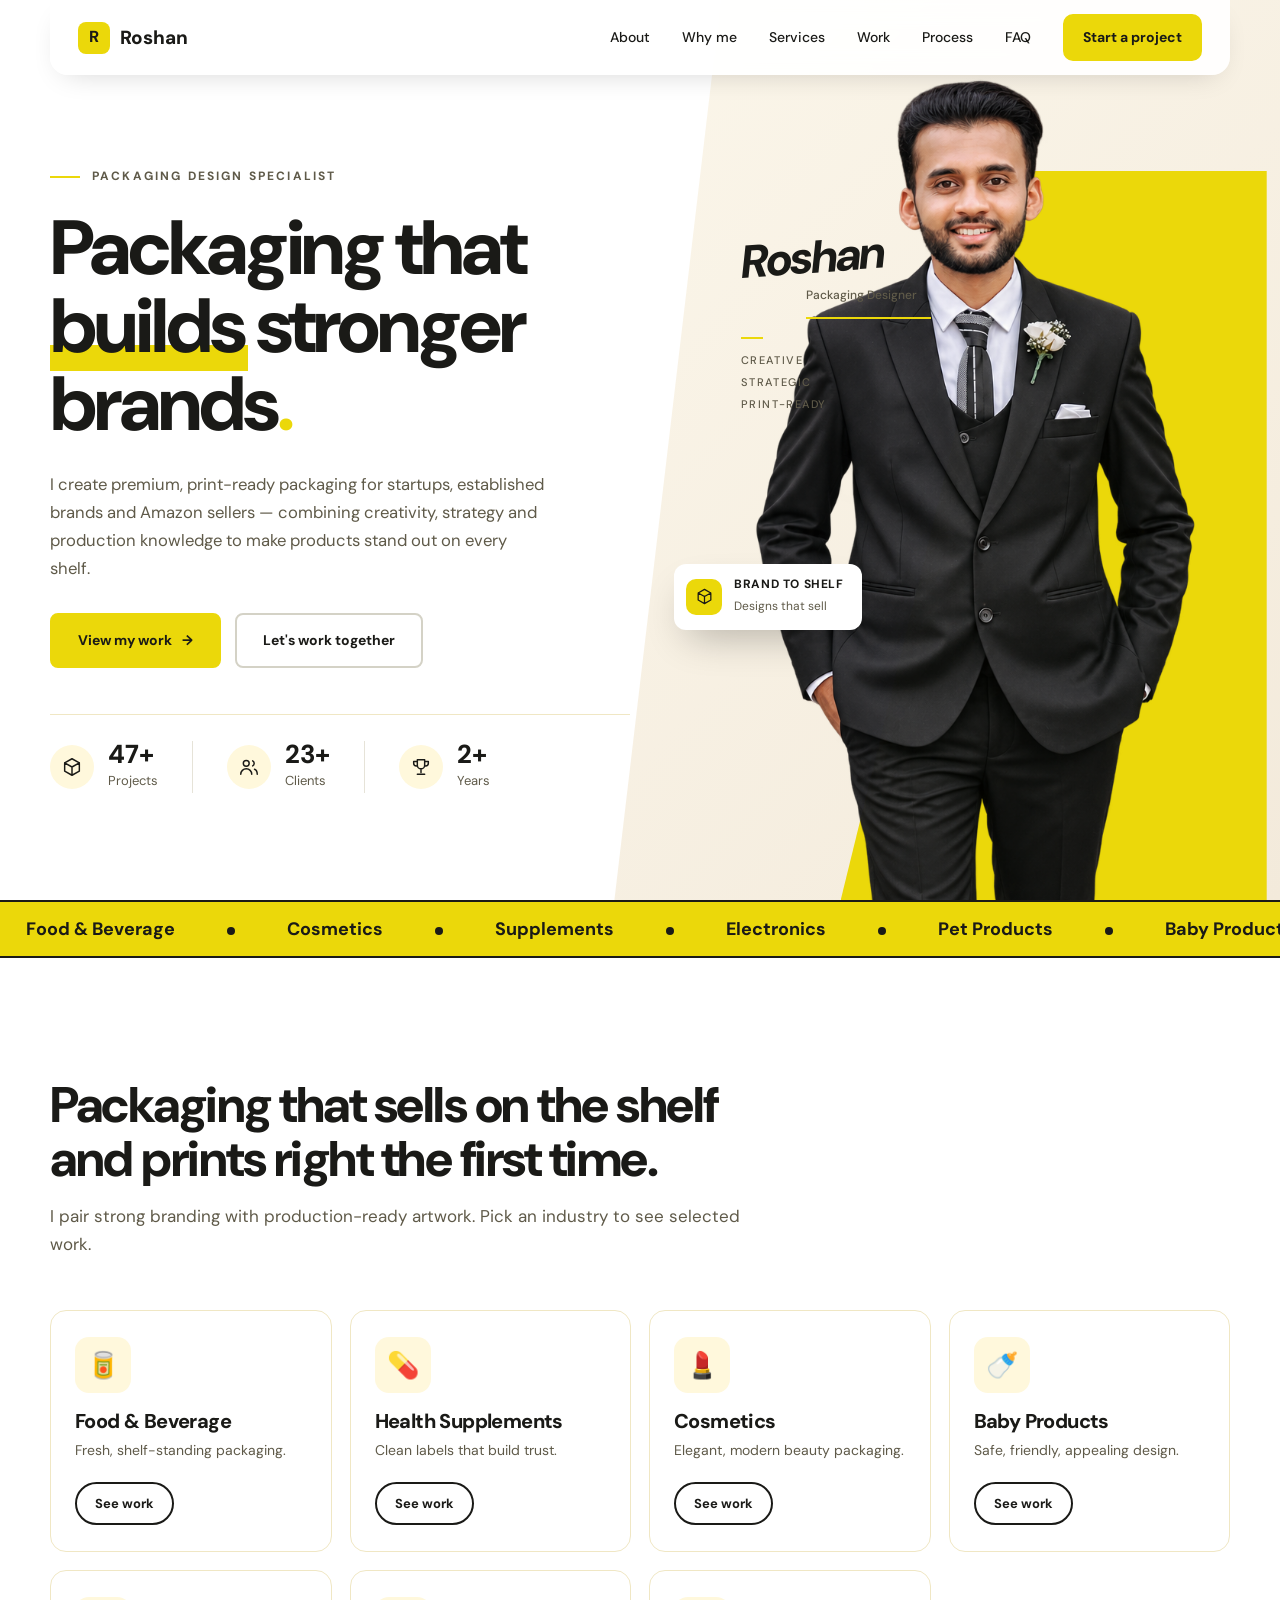
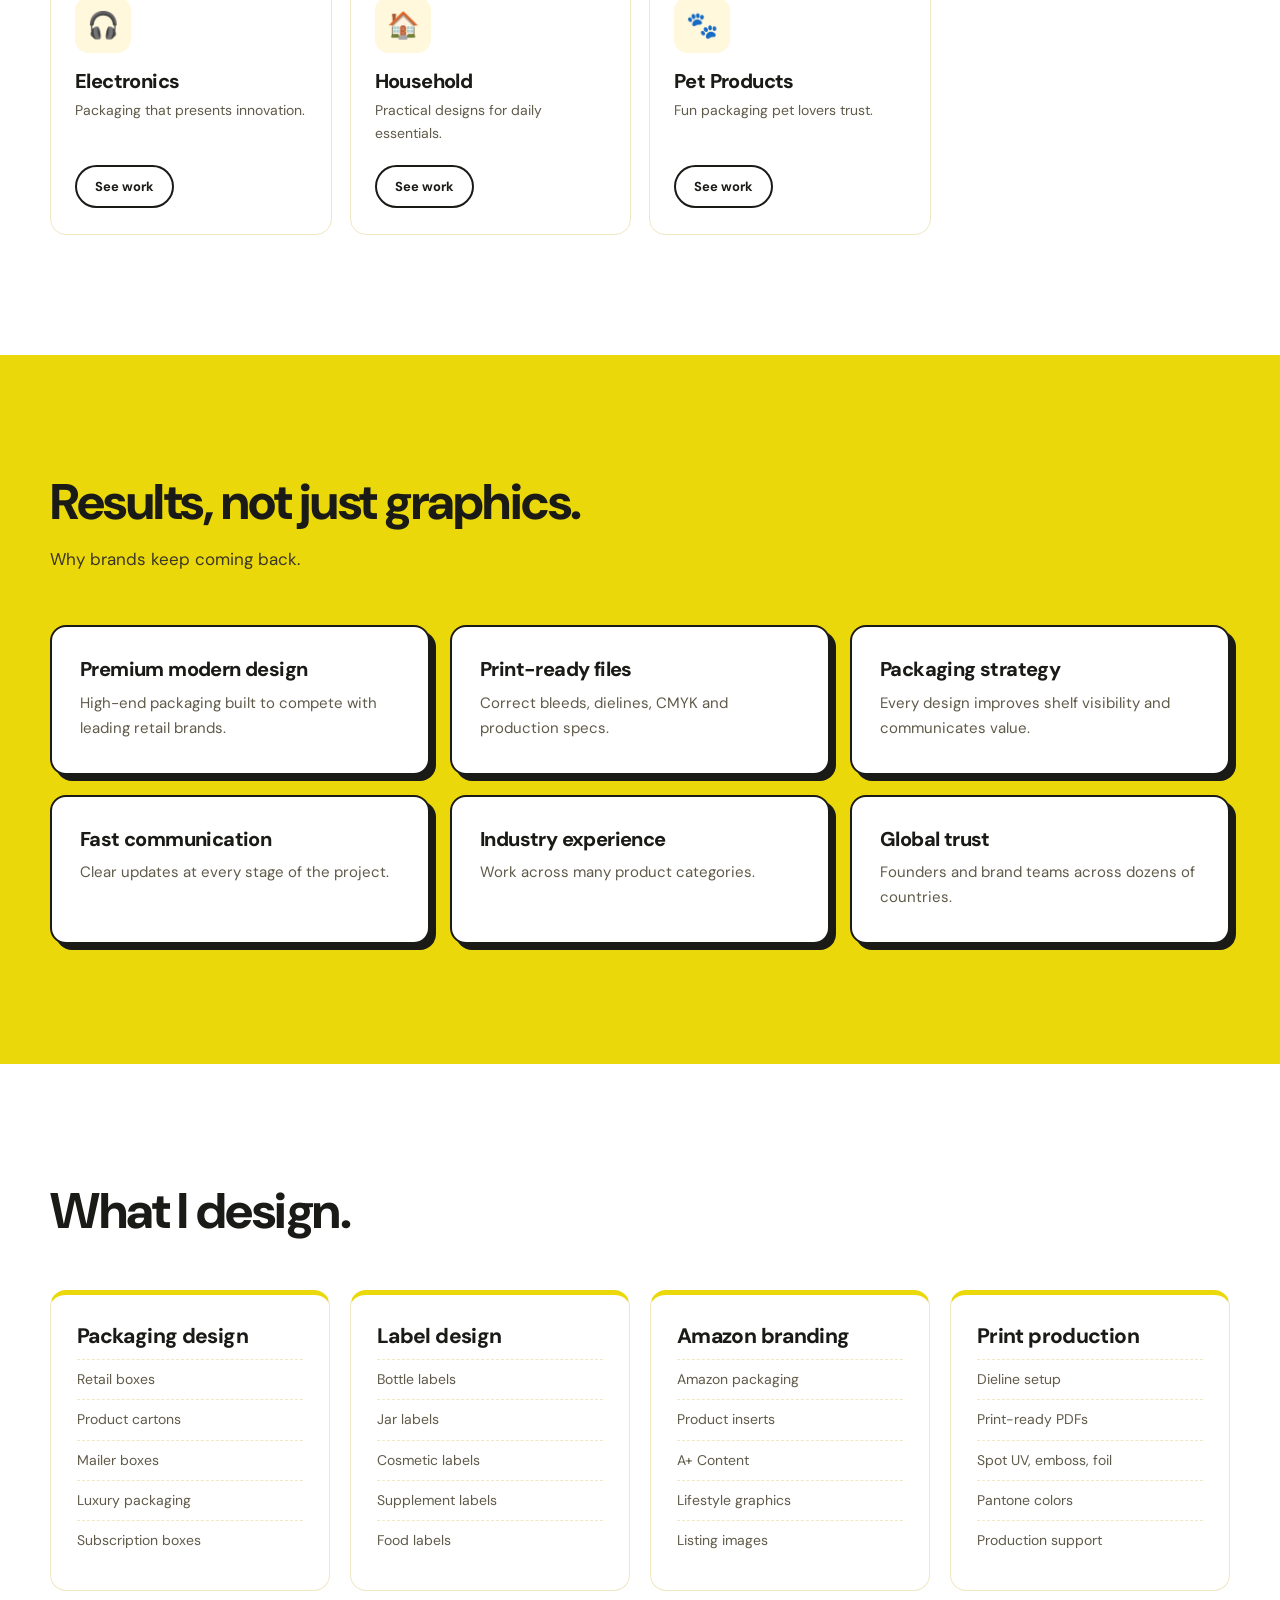
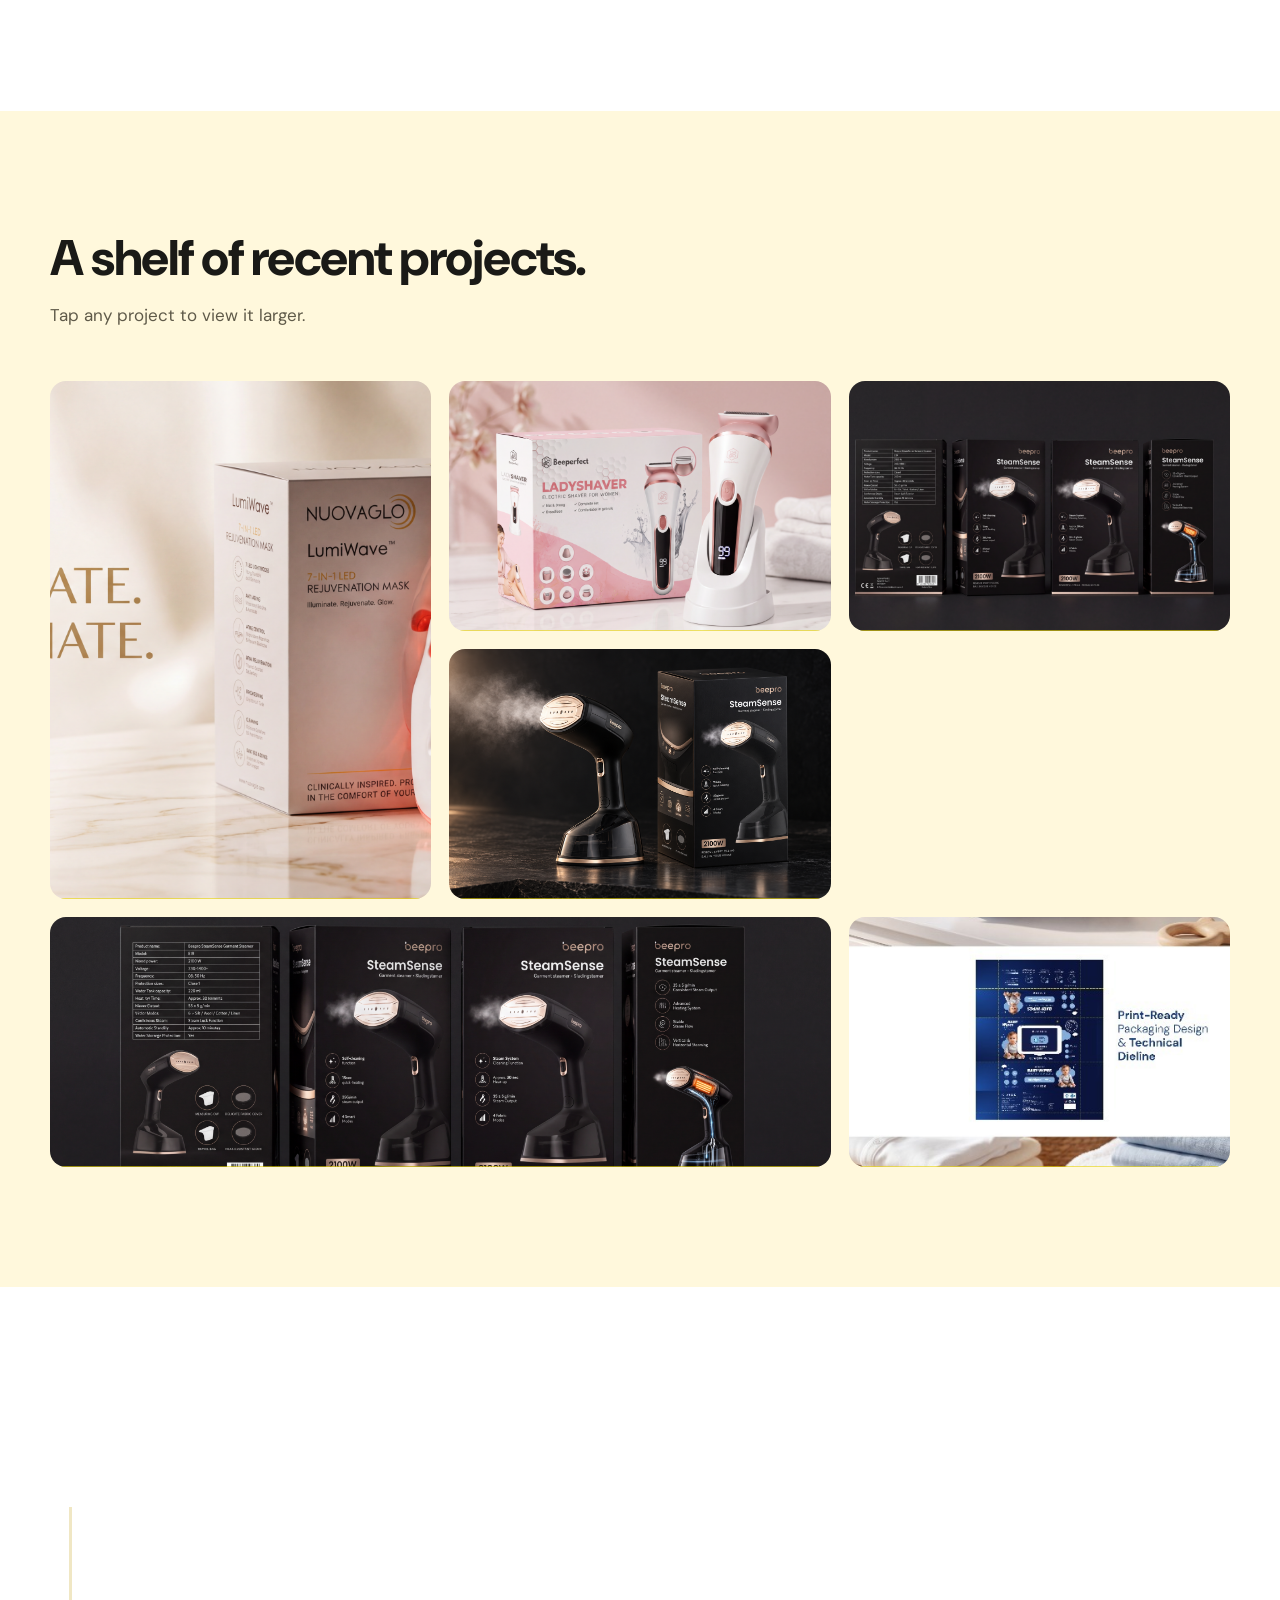
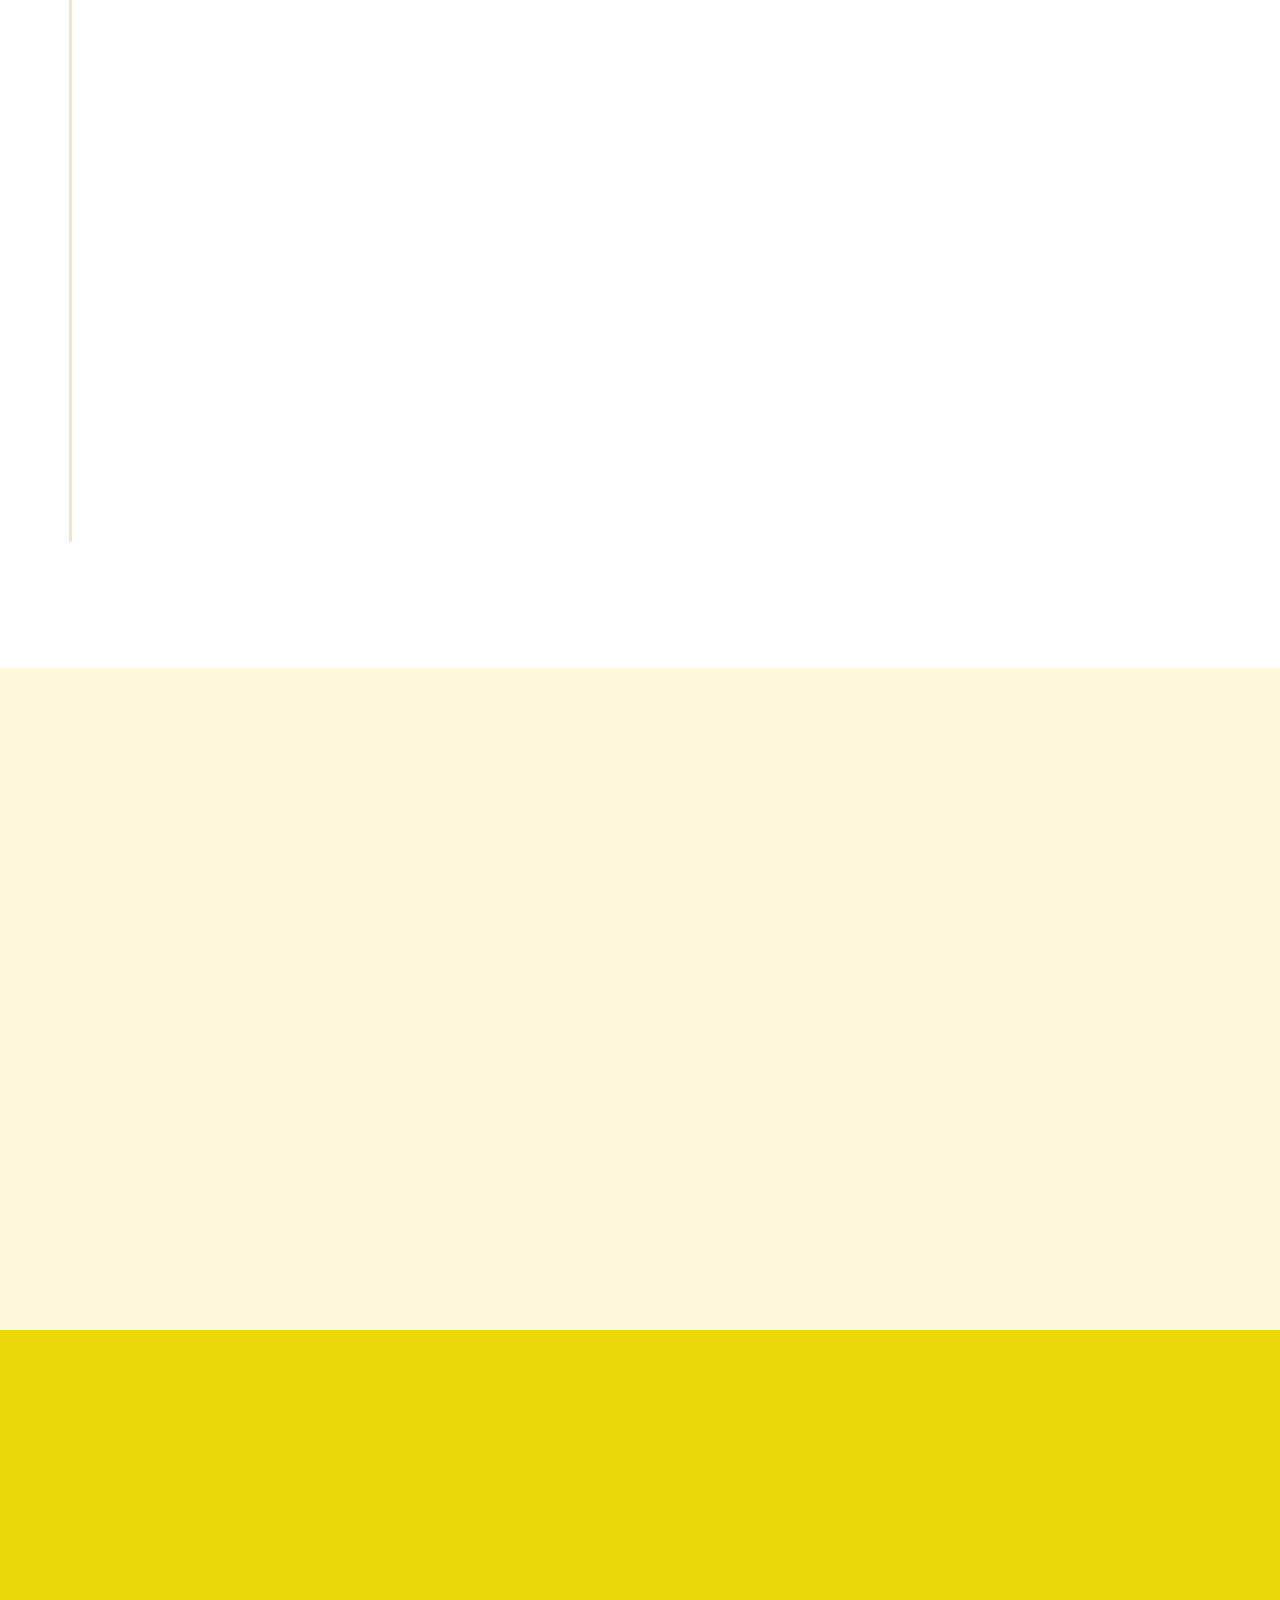
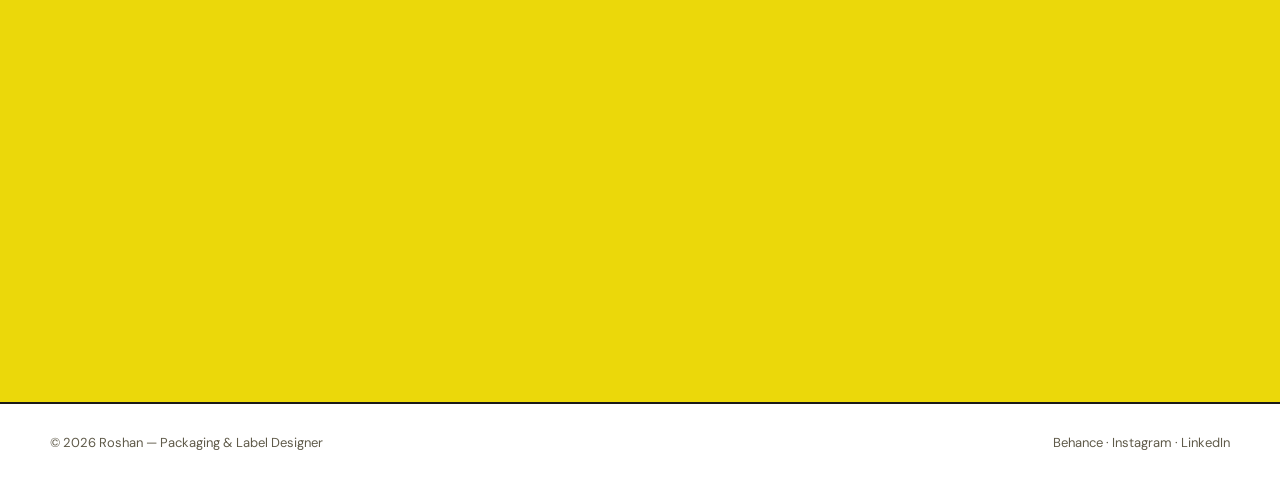
<file: index.html>
<!DOCTYPE html>
<html lang="en">
<head>
<meta charset="UTF-8">
<meta name="viewport" content="width=device-width, initial-scale=1, viewport-fit=cover">
<title>Roshan — Packaging &amp; Label Designer</title>
<meta name="description" content="Premium, print-ready packaging and label design for startups, established brands and Amazon sellers.">
<meta name="theme-color" content="#ebd80a">
<link rel="preconnect" href="https://fonts.googleapis.com">
<link rel="preconnect" href="https://fonts.gstatic.com" crossorigin>
<link href="https://fonts.googleapis.com/css2?family=DM+Sans:ital,opsz,wght@0,9..40,400;0,9..40,500;0,9..40,700;0,9..40,800;1,9..40,500&display=swap" rel="stylesheet">
<link rel="stylesheet" href="style.css">
</head>
<body class="loading">

<div id="preloader" aria-hidden="true">
  <i class="pane t"></i><i class="pane b"></i>
  <div class="pre-core">
    <div class="pre-logo"><i>R</i></div>
    <div class="cmyk"><i></i><i></i><i></i><i></i></div>
    <b id="pct">0%</b>
  </div>
</div>
<div id="progress"></div>

<header id="header">
  <div class="wrap bar">
    <a href="#top" class="logo"><i>R</i>Roshan</a>
    <nav id="nav">
      <a href="#about">About</a><a href="#why">Why me</a><a href="#services">Services</a>
      <a href="#work">Work</a><a href="#process">Process</a><a href="#faq">FAQ</a>
      <a href="#contact" class="btn small">Start a project</a>
    </nav>
    <button id="burger" aria-label="Menu" aria-expanded="false"><span></span><span></span></button>
  </div>
</header>

<section class="hero" id="top">
  <div class="hero-inner">
    <div class="wrap hero-grid">
      <div class="hero-copy">
        <p class="eyebrow r-in" style="--d:.9s"><span></span>Packaging design specialist</p>
        <h1>
          <span class="ln"><span style="--d:1s">Packaging that</span></span>
          <span class="ln"><span style="--d:1.12s"><em>builds</em> stronger</span></span>
          <span class="ln"><span style="--d:1.24s">brands<b>.</b></span></span>
        </h1>
        <p class="lead r-in" style="--d:1.4s">I create premium, print-ready packaging for startups, established brands and Amazon sellers — combining creativity, strategy and production knowledge to make products stand out on every shelf.</p>
        <div class="cta r-in" style="--d:1.55s">
          <a href="#work" class="btn mag">View my work <span aria-hidden="true">→</span></a>
          <a href="#contact" class="btn ghost mag">Let's work together</a>
        </div>
        <div class="stats r-in" style="--d:1.7s">
          <div class="stat">
            <span class="ico"><svg viewBox="0 0 24 24"><path d="M12 3l8 4.5v9L12 21l-8-4.5v-9L12 3zm0 9l8-4.5M12 12v9M12 12L4 7.5"/></svg></span>
            <p><b><i data-count="100">0</i>+</b><small>Projects</small></p>
          </div>
          <div class="stat">
            <span class="ico"><svg viewBox="0 0 24 24"><circle cx="9" cy="8" r="3.2"/><path d="M3 20c0-3.5 2.7-6 6-6s6 2.5 6 6M16 5.2a3.2 3.2 0 010 5.6M18 14.4c1.9.7 3 2.6 3 5.6"/></svg></span>
            <p><b><i data-count="50">0</i>+</b><small>Clients</small></p>
          </div>
          <div class="stat">
            <span class="ico"><svg viewBox="0 0 24 24"><path d="M8 4h8v6a4 4 0 01-8 0V4zM8 6H4v2a3 3 0 003 3M16 6h4v2a3 3 0 01-3 3M12 14v4M8 20h8"/></svg></span>
            <p><b><i data-count="5">0</i>+</b><small>Years</small></p>
          </div>
        </div>
      </div>
    </div>

    <div class="hero-visual">
      <div class="slab"></div>
      <img src="assets/Smiling Groom in Black Suit.png" alt="Roshan, packaging designer">
      <div class="sig r-in" style="--d:1.7s">
        <span class="script">Roshan</span>
        <small>Packaging Designer</small>
        <ul><li>Creative</li><li>Strategic</li><li>Print-ready</li></ul>
      </div>
      <div class="float-card r-in" style="--d:1.9s">
        <span class="ico sm"><svg viewBox="0 0 24 24"><path d="M12 3l8 4.5v9L12 21l-8-4.5v-9L12 3zm0 9l8-4.5M12 12v9M12 12L4 7.5"/></svg></span>
        <p><b>Brand to shelf</b><small>Designs that sell</small></p>
      </div>
    </div>
  </div>
</section>

<div class="marquee" aria-hidden="true"><div>
  <span>Food &amp; Beverage</span><span>Cosmetics</span><span>Supplements</span><span>Electronics</span><span>Pet Products</span><span>Baby Products</span><span>Household</span>
  <span>Food &amp; Beverage</span><span>Cosmetics</span><span>Supplements</span><span>Electronics</span><span>Pet Products</span><span>Baby Products</span><span>Household</span>
</div></div>

<section id="about" class="sec">
  <div class="wrap">
    <div class="head rv"><h2>Packaging that sells on the shelf and prints right the first time.</h2>
      <p>I pair strong branding with production-ready artwork. Pick an industry to see selected work.</p></div>
    <div class="cards">
      <button class="card rv tilt" data-industry="food"><span class="ic">🥫</span><h3>Food &amp; Beverage</h3><p>Fresh, shelf-standing packaging.</p><span class="explore">See work</span></button>
      <button class="card rv tilt" data-industry="health"><span class="ic">💊</span><h3>Health Supplements</h3><p>Clean labels that build trust.</p><span class="explore">See work</span></button>
      <button class="card rv tilt" data-industry="cosmetics"><span class="ic">💄</span><h3>Cosmetics</h3><p>Elegant, modern beauty packaging.</p><span class="explore">See work</span></button>
      <button class="card rv tilt" data-industry="baby"><span class="ic">🍼</span><h3>Baby Products</h3><p>Safe, friendly, appealing design.</p><span class="explore">See work</span></button>
      <button class="card rv tilt" data-industry="electronics"><span class="ic">🎧</span><h3>Electronics</h3><p>Packaging that presents innovation.</p><span class="explore">See work</span></button>
      <button class="card rv tilt" data-industry="household"><span class="ic">🏠</span><h3>Household</h3><p>Practical designs for daily essentials.</p><span class="explore">See work</span></button>
      <button class="card rv tilt" data-industry="pet"><span class="ic">🐾</span><h3>Pet Products</h3><p>Fun packaging pet lovers trust.</p><span class="explore">See work</span></button>
    </div>
  </div>
</section>

<section id="why" class="sec dark">
  <div class="wrap">
    <div class="head rv"><h2>Results, not just graphics.</h2><p>Why brands keep coming back.</p></div>
    <div class="grid3">
      <div class="tile rv"><h3>Premium modern design</h3><p>High-end packaging built to compete with leading retail brands.</p></div>
      <div class="tile rv"><h3>Print-ready files</h3><p>Correct bleeds, dielines, CMYK and production specs.</p></div>
      <div class="tile rv"><h3>Packaging strategy</h3><p>Every design improves shelf visibility and communicates value.</p></div>
      <div class="tile rv"><h3>Fast communication</h3><p>Clear updates at every stage of the project.</p></div>
      <div class="tile rv"><h3>Industry experience</h3><p>Work across many product categories.</p></div>
      <div class="tile rv"><h3>Global trust</h3><p>Founders and brand teams across dozens of countries.</p></div>
    </div>
  </div>
</section>

<section id="services" class="sec">
  <div class="wrap">
    <div class="head rv"><h2>What I design.</h2></div>
    <div class="grid4">
      <div class="svc rv"><h3>Packaging design</h3><ul><li>Retail boxes</li><li>Product cartons</li><li>Mailer boxes</li><li>Luxury packaging</li><li>Subscription boxes</li></ul></div>
      <div class="svc rv"><h3>Label design</h3><ul><li>Bottle labels</li><li>Jar labels</li><li>Cosmetic labels</li><li>Supplement labels</li><li>Food labels</li></ul></div>
      <div class="svc rv"><h3>Amazon branding</h3><ul><li>Amazon packaging</li><li>Product inserts</li><li>A+ Content</li><li>Lifestyle graphics</li><li>Listing images</li></ul></div>
      <div class="svc rv"><h3>Print production</h3><ul><li>Dieline setup</li><li>Print-ready PDFs</li><li>Spot UV, emboss, foil</li><li>Pantone colors</li><li>Production support</li></ul></div>
    </div>
  </div>
</section>

<section id="work" class="sec tint">
  <div class="wrap">
    <div class="head rv"><h2>A shelf of recent projects.</h2><p>Tap any project to view it larger.</p></div>
    <div class="work">
      <figure class="rv w1"><img loading="lazy" src="assets/MASK/MASK (3).png" alt="Skincare box system"><figcaption>Skincare box system</figcaption></figure>
      <figure class="rv"><img loading="lazy" src="assets/LADY SHAVER/IMAGE 1 (2).png" alt="Lady Shaver Box"><figcaption>Lady Shaver Box</figcaption></figure>
      <figure class="rv"><img loading="lazy" src="assets/STEAMER-20261021T171919Z-1-001/STEAMER/STEAM (2).png" alt="Steam Box"><figcaption>Steam Box</figcaption></figure>
      <figure class="rv"><img loading="lazy" src="assets/STEAMER-20261021T171919Z-1-001/STEAMER/STEAM (1).png" alt="Steamer packaging"><figcaption>Steamer packaging</figcaption></figure>
      <figure class="rv w2"><img loading="lazy" src="assets/STEAMER-20261021T171919Z-1-001/STEAMER/STEAM (2).png" alt="Steamer gift box"><figcaption>Steamer gift box</figcaption></figure>
      <figure class="rv"><img loading="lazy" src="assets/mind MAP.jpeg" alt="Amazon insert card"><figcaption>Amazon insert card</figcaption></figure>
    </div>
  </div>
</section>

<section id="process" class="sec">
  <div class="wrap proc">
    <div>
      <div class="head rv"><h2>From brief to shelf.</h2></div>
      <ol class="steps">
        <li class="rv"><b>Discovery</b><p>Understanding your brand, product and market position.</p></li>
        <li class="rv"><b>Research</b><p>Studying competitors, retail shelves and category standards.</p></li>
        <li class="rv"><b>Concept development</b><p>Exploring directions that fit your brand and audience.</p></li>
        <li class="rv"><b>Packaging design</b><p>Refining the chosen concept into full artwork.</p></li>
        <li class="rv"><b>Revisions</b><p>Fine-tuning details based on your feedback.</p></li>
        <li class="rv"><b>Production files</b><p>Dielines, bleeds and CMYK print-ready files.</p></li>
        <li class="rv"><b>Launch</b><p>Your product goes to print and to shelf.</p></li>
      </ol>
    </div>
    <div class="proc-img rv">
      <img loading="lazy" src="assets/mind MAP.jpeg" onerror="this.onerror=null;this.src='https://picsum.photos/seed/packaging/900/1100'" alt="Packaging process mind map">
    </div>
  </div>
</section>

<section id="faq" class="sec tint">
  <div class="wrap narrow">
    <div class="head rv"><h2>Common questions.</h2></div>
    <div class="faq">
      <div class="q rv"><button aria-expanded="false">What files will I receive?</button><div><p>AI source files, editable artwork, print-ready PDFs and high-resolution exports.</p></div></div>
      <div class="q rv"><button aria-expanded="false">Can you work with my printer?</button><div><p>Yes. I prepare artwork to your manufacturer's specs and can talk to your printer directly.</p></div></div>
      <div class="q rv"><button aria-expanded="false">Can you redesign existing packaging?</button><div><p>Absolutely. Refreshing an existing package or label is a common project.</p></div></div>
      <div class="q rv"><button aria-expanded="false">Do you create Amazon packaging?</button><div><p>Yes. I design for both retail shelves and e-commerce.</p></div></div>
    </div>
  </div>
</section>

<section id="contact" class="sec dark">
  <div class="wrap two">
    <div class="rv">
      <h2>Let's build something great.</h2>
      <p class="muted">Launching a new product or refreshing a brand? Tell me about it.</p>
      <p class="info"><span>Email</span>hello@roshandesigns.com</p>
      <p class="info"><span>Availability</span>Open for new projects worldwide</p>
    </div>
    <form class="rv" id="form">
      <label>Name<input required placeholder="Your name" autocomplete="name"></label>
      <label>Email<input type="email" required placeholder="you@email.com" autocomplete="email"></label>
      <label>Message<textarea required placeholder="Tell me about your product and packaging goals"></textarea></label>
      <button class="btn" type="submit">Send message</button>
    </form>
  </div>
</section>

<footer><div class="wrap"><span>© 2026 Roshan — Packaging &amp; Label Designer</span><span>Behance · Instagram · LinkedIn</span></div></footer>
<a href="#top" id="totop" aria-label="Back to top">↑</a>

<div class="modal" id="modal" aria-hidden="true">
  <div class="back" data-close></div>
  <div class="box" role="dialog" aria-modal="true" aria-labelledby="mTitle">
    <button class="x" data-close aria-label="Close">×</button>
    <h2 id="mTitle"></h2><p id="mDesc" class="muted"></p>
    <div class="gal" id="gal"></div>
  </div>
</div>

<script src="main.js"></script>
</body>
</html>
</file>
<file: style.css>
:root{
  --paper:#fff;--ink:#1a1a17;--soft:#5f5a49;--yellow:#ebd80a;--pale:#fff8dc;--pale2:#fff1b8;--line:#f0e7c4;
  --sans:'DM Sans',system-ui,-apple-system,'Segoe UI',sans-serif;
  --ease:cubic-bezier(.22,.68,0,1);--out:cubic-bezier(.16,1,.3,1);
}
*{margin:0;padding:0;box-sizing:border-box}
html{scroll-behavior:smooth;scroll-padding-top:80px;-webkit-text-size-adjust:100%}
body{font-family:var(--sans);background:var(--paper);color:var(--ink);line-height:1.65;overflow-x:hidden;-webkit-font-smoothing:antialiased}
body.loading{overflow:hidden}
img{max-width:100%;display:block}
a{color:inherit;text-decoration:none}
ul,ol{list-style:none}
button,input,textarea{font:inherit;color:inherit}
button{background:none;border:0;cursor:pointer}
::selection{background:var(--yellow);color:var(--ink)}
:focus-visible{outline:2px solid var(--ink);outline-offset:3px}
.wrap{width:min(1180px,100% - 40px);margin:0 auto}
.narrow{max-width:760px}
h1,h2,h3{font-weight:800;line-height:1.08;letter-spacing:-.03em}
h2{font-size:clamp(28px,4.4vw,50px)}
.muted{color:var(--soft);margin-top:16px}

.btn{display:inline-flex;align-items:center;justify-content:center;gap:10px;padding:15px 28px;background:var(--yellow);color:var(--ink);border-radius:10px;font-weight:700;font-size:15px;border:2px solid var(--yellow);transition:transform .35s var(--ease),box-shadow .35s,background .3s,color .3s}
.btn:hover{box-shadow:0 14px 28px -12px rgba(217,164,0,.9)}
.btn.ghost{background:#fff;border-color:var(--ink)}
.btn.ghost:hover{background:var(--ink);color:#fff;box-shadow:none}
.btn.small{padding:10px 18px;font-size:14px}

/* ===== entrance: curtain preloader ===== */
#preloader{position:fixed;inset:0;z-index:9999;display:grid;place-items:center;pointer-events:none}
.pane{position:absolute;left:0;right:0;height:50.5%;background:#fff;transition:transform 1.1s var(--out) .15s}
.pane.t{top:0}.pane.b{bottom:0;background:var(--yellow)}
.pre-core{position:relative;display:flex;flex-direction:column;align-items:center;gap:20px;transition:opacity .4s,transform .6s var(--ease)}
.pre-logo i{display:grid;place-items:center;width:72px;height:72px;border-radius:18px;background:var(--yellow);border:2px solid var(--ink);box-shadow:6px 6px 0 var(--ink);font:800 34px var(--sans);font-style:normal;animation:bob 1.2s var(--ease) infinite alternate}
@keyframes bob{to{transform:translateY(-8px) rotate(-4deg)}}
.cmyk{display:flex;gap:10px}
.cmyk i{width:14px;height:14px;border-radius:50%;background:var(--yellow);border:2px solid var(--ink);animation:pop 1s var(--ease) infinite alternate}
.cmyk i:nth-child(2){animation-delay:.12s}.cmyk i:nth-child(3){animation-delay:.24s}.cmyk i:nth-child(4){animation-delay:.36s;background:var(--ink)}
@keyframes pop{from{transform:scale(.55);opacity:.5}to{transform:scale(1.15);opacity:1}}
#pct{font-weight:700;letter-spacing:.2em;font-size:13px}
#preloader.done .pre-core{opacity:0;transform:scale(.9)}
#preloader.done .pane.t{transform:translateY(-101%)}
#preloader.done .pane.b{transform:translateY(101%)}
#progress{position:fixed;top:0;left:0;height:4px;width:100%;background:var(--yellow);transform:scaleX(0);transform-origin:left;z-index:900}

/* header */
#header{position:fixed;inset:0 0 auto;z-index:800;transition:transform .45s var(--ease),opacity .6s;}
body.loading #header{transform:translateY(-100%)}
#header.hide{transform:translateY(-100%)}
#header .bar{padding:14px 28px;background:rgba(255,255,255,.92);backdrop-filter:blur(12px);-webkit-backdrop-filter:blur(12px);border-radius:0 0 18px 18px;box-shadow:0 10px 30px -14px rgba(0,0,0,.2)}
.bar{display:flex;align-items:center;justify-content:space-between}
.logo{display:flex;align-items:center;gap:10px;font-weight:800;font-size:19px}
.logo i{width:32px;height:32px;border-radius:8px;background:var(--yellow);display:grid;place-items:center;font-style:normal;font-size:16px}
nav{display:flex;align-items:center;gap:32px}
nav a:not(.btn){font-size:14px;font-weight:500;position:relative}
nav a:not(.btn)::after{content:"";position:absolute;left:0;bottom:-6px;height:2px;width:100%;background:var(--yellow);transform:scaleX(0);transform-origin:left;transition:transform .3s var(--ease)}
nav a.on::after,nav a:hover::after{transform:scaleX(1)}
#burger{display:none;width:40px;height:40px;position:relative}
#burger span{position:absolute;left:8px;right:8px;height:2px;background:var(--ink);transition:.35s var(--ease)}
#burger span:first-child{top:15px}#burger span:last-child{top:23px}
#burger.open span:first-child{top:19px;transform:rotate(45deg)}
#burger.open span:last-child{top:19px;transform:rotate(-45deg)}

/* ===== hero ===== */
.hero{position:relative;display:flex;min-height:clamp(640px,100svh,920px);overflow:hidden;background:#fff}
.hero::after{content:"";position:absolute;top:0;right:0;bottom:0;width:max(0px,calc((100% - 1440px) / 2));background:#f3eadb;z-index:0}
.hero-inner{position:relative;flex:1;width:min(1440px,100%);margin:0 auto;display:flex;align-items:center}
.hero-grid{position:relative;z-index:2;padding:130px 0 70px}
.hero-copy{max-width:580px}
.eyebrow{display:flex;align-items:center;gap:12px;font-size:12px;font-weight:700;letter-spacing:.18em;text-transform:uppercase;color:var(--soft);margin-bottom:22px}
.eyebrow span{width:30px;height:2px;background:var(--yellow)}
.hero h1{font-size:clamp(42px,6vw,80px);line-height:1.02;letter-spacing:-.04em}
.ln{display:block;overflow:hidden;padding-bottom:.08em;margin-bottom:-.08em}
.ln>span{display:block;transform:translateY(110%) rotate(3deg);transform-origin:left bottom;transition:transform 1.1s var(--out) var(--d,0s)}
body:not(.loading) .ln>span{transform:none}
.hero h1 em{font-style:normal;position:relative;z-index:0;white-space:nowrap}
.hero h1 em::before{content:"";position:absolute;left:-.06em;right:-.06em;bottom:.06em;height:.34em;background:var(--yellow);z-index:-1;transform:scaleX(0);transform-origin:left;transition:transform 1s var(--out) 1.8s}
body:not(.loading) .hero h1 em::before{transform:scaleX(1)}
.hero h1 b{color:var(--yellow)}
.lead{margin-top:26px;color:var(--soft);font-size:clamp(15px,1.3vw,17px);line-height:1.7;max-width:500px}
.cta{display:flex;flex-wrap:wrap;gap:14px;margin-top:30px}
.cta .btn{padding:14px 26px;font-size:14px;border-radius:8px}
.cta .btn.ghost{border-color:#d4d2c6}
.cta .btn.ghost:hover{border-color:var(--ink)}
.stats{display:grid;grid-template-columns:repeat(3,auto);justify-content:start;margin-top:46px;padding-top:26px;border-top:1px solid var(--line)}
.stat{display:flex;align-items:center;gap:14px;padding:0 34px}
.stat:first-child{padding-left:0}
.stat+.stat{border-left:1px solid #e6e3d8}
.stat p b{display:block;font:800 26px var(--sans);line-height:1}
.stat p b i{font-style:normal}
.stat small{font-size:13px;color:var(--soft)}
.ico{flex:none;width:44px;height:44px;border-radius:50%;background:var(--pale);display:grid;place-items:center}
.ico svg{width:22px;height:22px;fill:none;stroke:var(--ink);stroke-width:1.6;stroke-linecap:round;stroke-linejoin:round}
.ico.sm{width:36px;height:36px;border-radius:10px;background:var(--yellow)}
.ico.sm svg{width:19px;height:19px}

.r-in{opacity:0;transform:translateY(30px);transition:opacity .9s var(--ease) var(--d,0s),transform .9s var(--ease) var(--d,0s)}
body:not(.loading) .r-in{opacity:1;transform:none}

/* hero visual: panel wipes in, slab rises, photo slides up */
.hero-visual{position:absolute;top:0;right:0;bottom:0;width:52%;z-index:1;background:linear-gradient(135deg,#fbf6ea,#f3eadb);clip-path:polygon(16% 0,100% 0,100% 100%,0 100%);transform:translateX(18%);opacity:0;transition:transform 1.4s var(--out) .75s,opacity 1s .75s}
body:not(.loading) .hero-visual{transform:none;opacity:1}
.slab{position:absolute;left:34%;right:2%;top:19%;bottom:0;background:var(--yellow);clip-path:polygon(42% 0,100% 0,100% 100%,0 100%)}
.hero-visual>img{position:absolute;left:50%;bottom:0;transform:translate(-46%,12%);opacity:0;height:92%;width:auto;max-width:none;object-fit:contain;object-position:bottom;transition:transform 1.3s var(--out) 1.15s,opacity 1s 1.15s}
body:not(.loading) .hero-visual>img{transform:translateX(-46%);opacity:1}
.sig{position:absolute;left:19%;top:26%;z-index:3;width:190px}
.script{display:block;font-weight:800;font-style:italic;font-size:46px;letter-spacing:-.04em;line-height:.95;color:var(--ink);transform:rotate(-4deg)}
.sig small{display:block;margin:8px 0 0 auto;padding:0 14px 12px 0;font-size:12px;font-weight:500;color:var(--soft);border-bottom:2px solid var(--yellow);width:max-content}
.sig ul{margin-top:18px;position:relative;padding-top:12px}
.sig ul::before{content:"";position:absolute;top:0;left:0;width:22px;height:2px;background:var(--yellow)}
.sig li{font-size:11px;font-weight:500;letter-spacing:.14em;text-transform:uppercase;color:var(--soft);line-height:2}
.float-card{position:absolute;left:9%;bottom:30%;z-index:3;display:flex;align-items:center;gap:12px;padding:12px 18px 12px 12px;background:#fff;border-radius:12px;box-shadow:0 18px 40px -14px rgba(0,0,0,.3)}
.float-card.r-in{animation:float 5s ease-in-out 2.6s infinite alternate}
.float-card b{display:block;font:700 12px var(--sans);letter-spacing:.05em;text-transform:uppercase}
.float-card small{font-size:12px;color:var(--soft)}
@keyframes float{to{translate:0 -10px}}

.marquee{background:var(--yellow);overflow:hidden;padding:15px 0;border-block:2px solid var(--ink)}
.marquee div{display:flex;width:max-content;animation:slide 30s linear infinite}
.marquee span{font:700 18px var(--sans);padding:0 26px;white-space:nowrap}
.marquee span::after{content:"";display:inline-block;width:8px;height:8px;background:var(--ink);border-radius:50%;margin-left:52px}
@keyframes slide{to{transform:translateX(-50%)}}

/* sections */
.sec{padding:clamp(64px,10vw,120px) 0}
.sec.tint{background:var(--pale)}
.sec.dark{background:var(--yellow)}
.head{max-width:720px;margin-bottom:clamp(32px,5vw,52px)}
.head p{margin-top:16px;color:var(--soft);font-size:clamp(15px,1.5vw,17px)}
.dark .head p,.dark .muted{color:#3b3626}

.rv{opacity:0;transform:translateY(40px) scale(.98);transition:opacity .9s var(--out),transform .9s var(--out);transition-delay:var(--sd,0s)}
.rv.in{opacity:1;transform:none}
.steps li.rv{transform:translateX(-36px)}
.steps li.rv.in{transform:none}

.cards{display:grid;grid-template-columns:repeat(4,1fr);gap:18px}
.card{display:flex;flex-direction:column;align-items:flex-start;text-align:left;padding:26px 24px;background:#fff;border:1px solid var(--line);border-radius:16px;transition:border-color .3s,box-shadow .4s,opacity .9s var(--out),transform .9s var(--out)}
.card:hover{border-color:var(--yellow);box-shadow:0 22px 40px -20px rgba(217,164,0,.7)}
.ic{width:56px;height:56px;display:grid;place-items:center;font-size:26px;background:var(--pale);border-radius:14px;margin-bottom:18px;transition:transform .4s var(--ease),background .3s}
.card:hover .ic{transform:rotate(-8deg) scale(1.1);background:var(--yellow)}
.card h3{font-size:20px;margin-bottom:6px}
.card p{font-size:14px;color:var(--soft);flex:1}
.explore{margin-top:20px;padding:9px 18px;border:2px solid var(--ink);border-radius:99px;font-size:13px;font-weight:700;transition:background .3s,color .3s}
.card:hover .explore,.card:focus-visible .explore{background:var(--ink);color:#fff}

.grid3{display:grid;grid-template-columns:repeat(3,1fr);gap:20px}
.grid4{display:grid;grid-template-columns:repeat(4,1fr);gap:20px}
.tile{padding:32px 28px;background:#fff;border:2px solid var(--ink);border-radius:16px;box-shadow:6px 6px 0 var(--ink);transition:box-shadow .4s,opacity .9s var(--out),transform .9s var(--out)}
.tile:hover{transform:translate(-3px,-3px);box-shadow:9px 9px 0 var(--ink)}
.tile h3{font-size:20px;margin-bottom:10px}
.tile p{font-size:15px;color:var(--soft)}
.svc{padding:30px 26px;background:#fff;border:1px solid var(--line);border-top:5px solid var(--yellow);border-radius:16px;transition:box-shadow .4s,opacity .9s var(--out),transform .9s var(--out)}
.svc:hover{transform:translateY(-8px);box-shadow:0 24px 44px -22px rgba(217,164,0,.7)}
.svc h3{font-size:21px;margin-bottom:12px}
.svc li{font-size:14px;color:var(--soft);padding:8px 0;border-top:1px dashed var(--line)}

.work{display:grid;grid-template-columns:repeat(3,1fr);grid-auto-rows:clamp(200px,20vw,250px);gap:18px}
.work figure{position:relative;overflow:hidden;border-radius:16px;cursor:zoom-in;background:var(--pale2)}
.work .w1{grid-row:span 2}.work .w2{grid-column:span 2}
.work img{width:100%;height:100%;object-fit:cover;transition:transform .8s var(--ease)}
.work figure:hover img{transform:scale(1.07)}
.work figcaption{position:absolute;inset:auto 0 0;padding:14px 18px;background:var(--yellow);font-weight:700;transform:translateY(100%);transition:transform .5s var(--ease)}
.work figure:hover figcaption{transform:none}

.proc{display:grid;grid-template-columns:1fr 1fr;gap:70px;align-items:start}
.proc .head{margin-bottom:40px}
.proc-img{position:sticky;top:110px;aspect-ratio:4/5;overflow:hidden;border-radius:20px;border:2px solid var(--ink);box-shadow:10px 10px 0 var(--ink);background:var(--pale2)}
.proc-img img{width:100%;height:100%;object-fit:cover}

.steps{position:relative;padding-left:56px;counter-reset:s}
.steps::before,.steps::after{content:"";position:absolute;left:19px;top:6px;bottom:6px;width:3px;background:var(--line)}
.steps::after{background:var(--yellow);transform:scaleY(var(--p,0));transform-origin:top}
.steps li{position:relative;padding-bottom:40px;counter-increment:s}
.steps li:last-child{padding-bottom:0}
.steps li::before{content:counter(s);position:absolute;left:-56px;top:-4px;width:40px;height:40px;border-radius:50%;background:var(--yellow);border:2px solid var(--ink);display:grid;place-items:center;font:700 14px var(--sans);z-index:1}
.steps b{font:700 21px var(--sans)}
.steps p{color:var(--soft);font-size:15px;margin-top:4px}

.q{border-bottom:1px solid #e6dcb5}
.q button{width:100%;display:flex;justify-content:space-between;align-items:center;gap:16px;padding:22px 4px;font:700 clamp(16px,2vw,18px) var(--sans);text-align:left}
.q button::after{content:"+";font-size:22px;line-height:1;width:34px;height:34px;display:grid;place-items:center;flex:none;border-radius:50%;background:var(--yellow);transition:transform .35s var(--ease)}
.q.open button::after{transform:rotate(45deg)}
.q>div{display:grid;grid-template-rows:0fr;transition:grid-template-rows .4s var(--ease)}
.q.open>div{grid-template-rows:1fr}
.q>div p{overflow:hidden;color:var(--soft);font-size:15px}
.q.open>div p{padding-bottom:22px}

.two{display:grid;grid-template-columns:.9fr 1.1fr;gap:70px;align-items:start}
.info{margin-top:26px;font-weight:500}
.info span{display:block;font-size:13px;font-weight:700;margin-bottom:2px;opacity:.7}
form{display:grid;gap:16px}
label{font-size:13px;font-weight:700;display:grid;gap:8px}
input,textarea{width:100%;background:#fff;border:2px solid var(--ink);border-radius:10px;padding:14px 16px;font-weight:400;transition:box-shadow .3s}
input:focus,textarea:focus{outline:0;box-shadow:5px 5px 0 var(--ink)}
textarea{min-height:130px;resize:vertical}
form .btn{justify-self:start;background:var(--ink);border-color:var(--ink);color:#fff}
footer{background:#fff;border-top:2px solid var(--ink);color:var(--soft);padding:28px 0 calc(28px + env(safe-area-inset-bottom,0px));font-size:13px}
footer .wrap{display:flex;justify-content:space-between;flex-wrap:wrap;gap:12px}
#totop{position:fixed;right:20px;bottom:calc(20px + env(safe-area-inset-bottom,0px));width:46px;height:46px;border-radius:50%;background:var(--yellow);border:2px solid var(--ink);font-weight:700;display:grid;place-items:center;z-index:700;opacity:0;transform:translateY(16px);pointer-events:none;transition:.35s var(--ease)}
#totop.show{opacity:1;transform:none;pointer-events:auto}

/* modal */
.modal{position:fixed;inset:0;z-index:9000;display:grid;place-items:center;padding:20px;visibility:hidden;opacity:0;transition:opacity .35s,visibility .35s}
.modal.open{visibility:visible;opacity:1}
.back{position:absolute;inset:0;background:rgba(26,22,5,.6);backdrop-filter:blur(8px)}
.box{
  position:relative;
  width:min(1100px,100%);
  max-height:90vh;
  overflow-y:auto;
  overflow-x:hidden;
  background:#fff;
  border-top:6px solid var(--yellow);
  border-radius:20px;
  padding:clamp(22px,4vw,42px);
  transform:translateY(30px) scale(.97);
  transition:transform .45s var(--ease);
}
.modal.open .box{transform:none}
.box h2{font-size:clamp(24px,4vw,42px);padding-right:50px}
.box .muted{margin:8px 0 26px}
.x{position:absolute;top:16px;right:16px;width:42px;height:42px;border:2px solid var(--ink);border-radius:50%;font-size:24px;line-height:1;transition:.3s}
.x:hover{background:var(--yellow);transform:rotate(90deg)}
.gal{
  display:flex;
  flex-direction:column;
  gap:24px;
}

.gal a{
  display:block;
  width:100%;
  overflow:visible;
  border-radius:12px;
  background:var(--pale);
}

.gal img{
  display:block;
  width:100%;
  height:auto;
  max-width:100%;
  object-fit:contain;
  border-radius:12px;
  transition:transform .6s var(--ease);
}

.gal a:hover img{
  transform:scale(1.01);
}

.box.single .gal{
  display:block;
}

.box.single .gal a{
  width:100%;
  max-height:none;
}

.box.single .gal img{
  width:100%;
  height:auto;
  max-height:none;
  object-fit:contain;
}
/* ===== responsive ===== */
@media(max-width:1100px){
  .cards{grid-template-columns:repeat(3,1fr)}
  .grid4{grid-template-columns:repeat(2,1fr)}
  nav{gap:22px}
}
@media(max-width:1000px){
  .cards,.grid3{
  grid-template-columns:repeat(2,1fr)
}
  .work{grid-template-columns:repeat(2,1fr)}.work .w2{grid-column:span 2}
  .two,.proc{grid-template-columns:1fr;gap:44px}
  .proc-img{position:relative;top:0;aspect-ratio:4/3}

  #burger{display:block}
  nav{position:fixed;inset:0 0 auto;padding:90px 24px 30px;flex-direction:column;align-items:flex-start;gap:18px;background:#fff;border-bottom:4px solid var(--yellow);box-shadow:0 20px 40px rgba(0,0,0,.12);transform:translateY(-110%);transition:transform .5s var(--ease);z-index:-1}
  nav.open{transform:none}
  nav a:not(.btn){font-size:24px;font-weight:700}

  .hero{min-height:0}
  .hero::after{display:none}
  .hero-inner{flex-direction:column;align-items:stretch}
  .hero-grid{padding:110px 0 30px}
  .hero-visual{position:relative;width:100%;height:min(520px,120vw);clip-path:none;transform:translateY(60px)}
  .slab{left:22%;top:14%}
  .hero-visual>img{height:100%}
  .sig{left:6%;top:12%}
  .float-card{left:6%;bottom:12%}
}
@media(max-width:560px){
  .wrap{width:calc(100% - 32px)}
  #header .bar{padding:10px 16px}
  .cards,.grid3,.grid4,.gal{grid-template-columns:1fr}
  .work{grid-template-columns:1fr;grid-auto-rows:240px}.work .w1{grid-row:span 1}.work .w2{grid-column:span 1}
  .stats{grid-template-columns:repeat(3,1fr)}
  .stat{padding:0 10px;gap:0}.stat:first-child{padding-left:0}
  .stat .ico{display:none}
  .stat p b{font-size:22px}
  .cta .btn,form .btn{width:100%}
  footer .wrap{flex-direction:column}
  .hero-visual{height:min(440px,115vw)}
  .script{font-size:36px}
  .sig{width:150px}
  .float-card{padding:10px 14px 10px 10px}
  .proc-img{box-shadow:6px 6px 0 var(--ink)}
}
@media(hover:none){.work figcaption{transform:none}}
@media(prefers-reduced-motion:reduce){
  *,*::before,*::after{animation-duration:.01ms!important;animation-iteration-count:1!important;transition-duration:.01ms!important;transition-delay:0s!important}
  html{scroll-behavior:auto}
}
</file>
